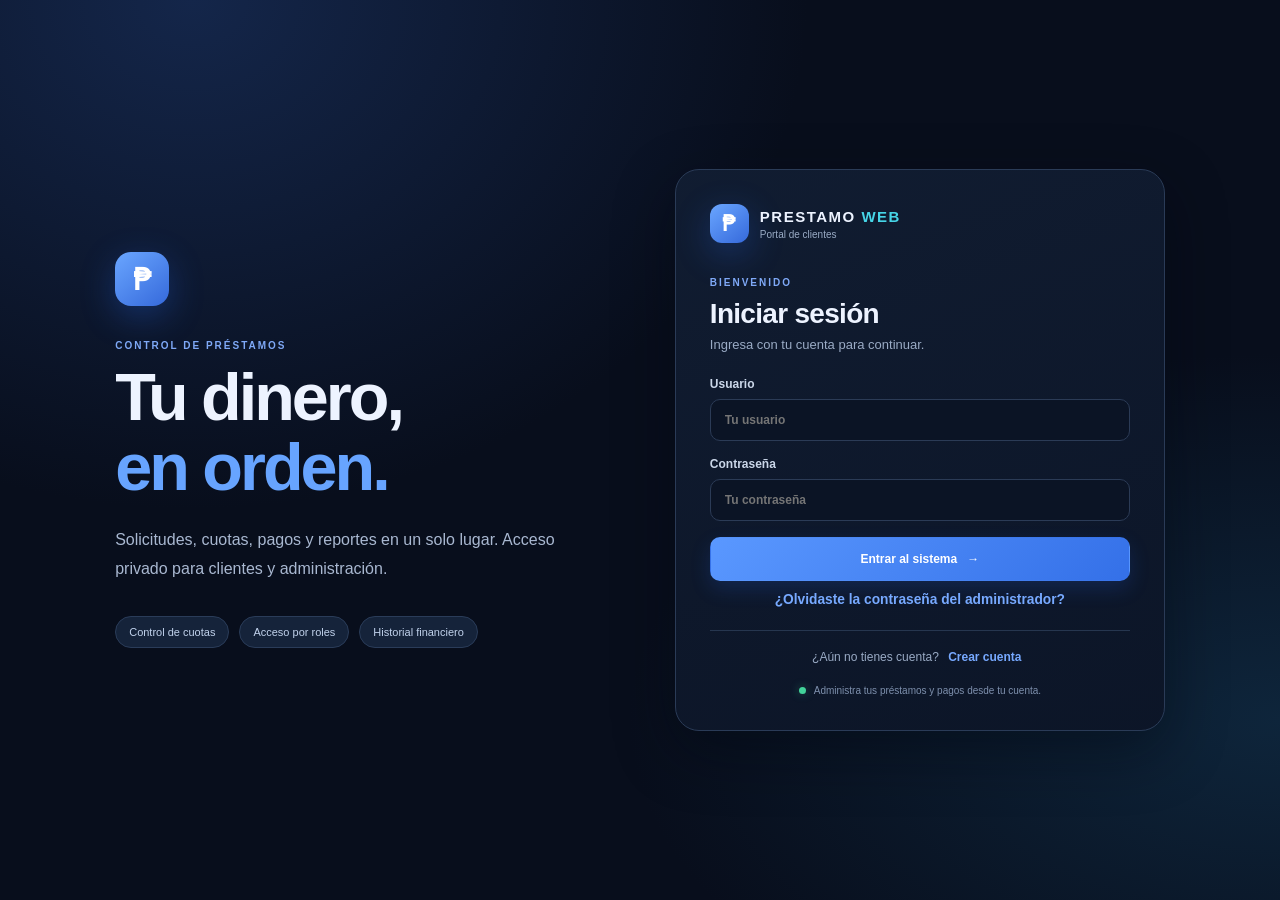
<file: index.html>
<!doctype html>
<html lang="es">
<head>
<meta charset="utf-8"><meta name="viewport" content="width=device-width,initial-scale=1">
<meta name="theme-color" content="#0a1020"><title>PRESTAMO WEB</title>
<link rel="stylesheet" href="./css/base.css">
<link rel="stylesheet" href="./css/layout.css">
<link rel="stylesheet" href="./css/components.css">
<link rel="stylesheet" href="./css/forms.css">
<link rel="stylesheet" href="./css/responsive.css">
</head>
<body>
<div id="toast" class="toast" role="status"></div>
<section id="authScreen" class="auth-screen">
  <div class="auth-visual"><div class="brand-mark">₱</div><p class="eyebrow">CONTROL DE PRÉSTAMOS</p><h1>Tu dinero,<br><span>en orden.</span></h1><p class="auth-copy">Solicitudes, cuotas, pagos y reportes en un solo lugar. Acceso privado para clientes y administración.</p><div class="auth-pills"><span>Control de cuotas</span><span>Acceso por roles</span><span>Historial financiero</span></div></div>
  <div class="auth-card">
    <div class="brand-small"><div class="brand-mark mini">₱</div><div><b>PRESTAMO <span>WEB</span></b><small>Portal de clientes</small></div></div>
    <div id="authHeading"><p class="eyebrow">BIENVENIDO</p><h2>Iniciar sesión</h2><p class="muted">Ingresa con tu cuenta para continuar.</p></div>
    <form id="loginForm" class="auth-form">
      <label>Usuario<input name="usuario" autocomplete="username" required placeholder="Tu usuario"></label>
      <label>Contraseña<input name="password" type="password" autocomplete="current-password" required placeholder="Tu contraseña"></label>
      <button class="btn primary full" type="submit">Entrar al sistema <span>→</span></button>
    </form>
    <div class="auth-recovery-link"><button id="showRecovery" class="link-btn" type="button">¿Olvidaste la contraseña del administrador?</button></div>
    <form id="recoverForm" class="auth-form hidden">
      <p class="muted">Restablecimiento de contraseña para la cuenta del administrador.</p>
      <label>Usuario administrador<input name="usuario" required autocomplete="username" placeholder="Edwin"></label>
      <label>Nueva contraseña<input name="nueva" type="password" minlength="3" maxlength="10" required autocomplete="new-password" placeholder="De 3 a 10 caracteres"></label>
      <label>Confirmar contraseña<input name="confirmar" type="password" minlength="3" maxlength="10" required autocomplete="new-password"></label>
      <button class="btn primary full" type="submit">Restablecer contraseña</button>
      <button id="cancelRecovery" class="link-btn" type="button">Volver al inicio de sesión</button>
    </form>
    <form id="registerForm" class="auth-form hidden">
      <label>Nombre completo<input name="nombre" required minlength="2" placeholder="Nombre y apellidos"></label>
      <label>Usuario<input name="usuario" required minlength="3" maxlength="10" pattern="[A-Za-z0-9._-]+" autocomplete="username" placeholder="De 3 a 10 caracteres"></label>
      <label>Contraseña<input name="password" type="password" minlength="3" maxlength="10" autocomplete="new-password" required placeholder="De 3 a 10 caracteres"></label>
      <button class="btn primary full" type="submit">Crear cuenta de cliente <span>→</span></button>
    </form>
    <form id="setupForm" class="auth-form hidden">
      <label>Nombre del administrador<input name="nombre" required minlength="2"></label><label>Usuario<input name="usuario" required minlength="3" maxlength="10" pattern="[A-Za-z0-9._-]+"></label><label>Contraseña<input name="password" type="password" minlength="3" maxlength="10" required placeholder="De 3 a 10 caracteres"></label>
      <button class="btn primary full" type="submit">Crear administrador inicial</button>
    </form>
    <div class="auth-bottom"><span id="authToggleText">¿Aún no tienes cuenta?</span> <button id="authToggle" class="link-btn" type="button">Crear cuenta</button></div>
    <p class="security-note"><span class="dot"></span> Administra tus préstamos y pagos desde tu cuenta.</p>
  </div>
</section>
<div id="appShell" class="app-shell hidden">
  <aside class="sidebar" id="sidebar">
    <div class="brand-small side-brand"><div class="brand-mark mini">₱</div><div><b>PRESTAMO <span>WEB</span></b><small>Control financiero</small></div></div>
    <div class="side-label">MENÚ PRINCIPAL</div><nav id="nav" class="nav"></nav>
    <div class="sidebar-bottom"><div class="online"><span class="dot"></span> Sistema activo</div><div class="side-user"><div id="userAvatar" class="avatar">U</div><div class="user-mini"><b id="sideUserName">Usuario</b><small id="sideUserRole">Cliente</small></div><button id="logoutBtn" class="icon-btn" title="Cerrar sesión">↪</button></div></div>
  </aside>
  <main class="main-area">
    <header class="topbar"><button id="mobileMenu" class="icon-btn mobile-only" aria-label="Abrir menú">☰</button><div><p class="eyebrow" id="topEyebrow">PANEL GENERAL</p><h1 id="pageTitle">Resumen</h1></div><div class="top-actions"><button class="user-chip" id="profileShortcut"><span id="topAvatar" class="avatar small">U</span><span><b id="topUserName">Usuario</b><small id="topUserRole">Cliente</small></span><span>⌄</span></button></div></header>
    <div id="pageContent" class="page-content"></div>
    <footer class="footer">PRESTAMO WEB <span>•</span> Control de préstamos y pagos</footer>
  </main>
</div>
<div id="modalRoot"></div>
<script src="./js/initial-data.js"></script>
<script src="./js/database.js"></script>
<script src="./js/api.js"></script>
<script src="./js/core.js" defer></script>
<script src="./js/notifications.js" defer></script>
<script src="./js/dashboard.js" defer></script>
<script src="./js/records.js" defer></script>
<script src="./js/profile-loans.js" defer></script>
<script src="./js/actions.js" defer></script>
<script src="./js/events.js" defer></script>
</body></html>
</file>
<file: css/base.css>
:root{--bg:#080e1c;--panel:#101a2d;--panel2:#142139;--panel3:#192944;--line:#273751;--text:#edf3ff;--muted:#9aabc5;--dim:#70829f;--blue:#4f8cff;--blue2:#2563eb;--cyan:#46d5e7;--green:#42d39a;--amber:#f4bd5a;--red:#ff6b7e;--shadow:0 20px 60px #02061170;--radius:18px}

*{box-sizing:border-box}

html,body{margin:0;min-height:100%;font-family:Inter,Segoe UI,Arial,sans-serif;background:var(--bg);color:var(--text)}

body{background:radial-gradient(ellipse at 15% 0%,#14264a 0,transparent 40%),radial-gradient(ellipse at 100% 80%,#0e253b 0,transparent 36%),var(--bg)}

button{cursor:pointer}

.hidden{display:none!important}

.muted{color:var(--muted)}

.eyebrow{font-size:10px;font-weight:800;letter-spacing:2px;color:#7fa9f7;margin:0 0 10px}

.auth-copy{max-width:440px;line-height:1.8;color:#a9b8d1;font-size:16px}

.auth-pills{display:flex;flex-wrap:wrap;gap:10px;margin-top:32px}

.auth-pills span,.local-badge{font-size:11px;color:#c1d2ec;background:#15233a;border:1px solid #2a3c59;border-radius:999px;padding:9px 13px}

.link-btn{background:none;border:0;color:#77a9ff;font-weight:750;font-size:12px}

.auth-bottom{border-top:1px solid #26364f;margin-top:22px;padding-top:18px;text-align:center;font-size:12px;color:var(--muted)}

.side-brand{padding:0 10px 29px;margin-bottom:4px;border-bottom:1px solid #1e2d44}

.side-label{font-size:9px;font-weight:800;letter-spacing:1.7px;color:#637795;padding:12px 12px}

.online{display:flex;align-items:center;gap:8px;padding:12px 10px;color:#8da0bb;font-size:10px;border-top:1px solid #203047}

.side-user{display:flex;align-items:center;gap:9px;padding:12px 8px 0}

.user-mini{min-width:0;flex:1}

.user-mini b,.user-chip b{font-size:11px;display:block;white-space:nowrap;overflow:hidden;text-overflow:ellipsis;max-width:125px}

.user-mini small,.user-chip small{display:block;color:#7f91ad;font-size:10px;margin-top:3px;text-transform:capitalize}

.icon-btn{border:1px solid #2b3c57;background:#142139;color:#a9bddb;border-radius:9px;width:34px;height:34px;display:grid;place-items:center}

.icon-btn:hover{color:white;border-color:#4d78b8}

.top-actions{margin-left:auto;display:flex;align-items:center;gap:17px}

.user-chip{display:flex;align-items:center;gap:9px;background:none;border:0;color:var(--text);text-align:left}

.user-chip>span:last-child{color:#8395b0;margin-left:5px}

.mobile-only{display:none}

.welcome-actions{display:flex;gap:8px;flex-wrap:wrap}

.stat-top{display:flex;align-items:center;justify-content:space-between;color:#91a4c0;font-size:11px;gap:8px}

.stat-icon{width:33px;height:33px;border-radius:10px;display:grid;place-items:center;background:#1e365b;color:#7eafff;font-size:16px}

.stat-value{font-size:clamp(19px,2vw,28px);font-weight:800;letter-spacing:-.8px;margin-top:17px;overflow-wrap:anywhere}

.stat-foot{font-size:10px;color:#7488a6;margin-top:8px}

.section-title{display:flex;justify-content:space-between;align-items:center;gap:12px;margin:0 0 16px}

.section-title h2{font-size:18px;margin:0}

.section-title p{font-size:11px;color:var(--muted);margin:5px 0 0}

table{border-collapse:collapse;width:100%;min-width:650px;font-size:11px}

th{text-align:left;padding:12px 14px;color:#8ea5c6;font-size:9px;letter-spacing:.7px;text-transform:uppercase;background:#142139;white-space:nowrap}

td{padding:13px 14px;border-top:1px solid #213149;color:#cbd7e9;vertical-align:middle}

tbody tr:hover td{background:#16243a55}

.form-panel{max-width:850px}

.form-body{padding:22px;display:grid;gap:17px}

.detail-actions{display:flex;gap:8px;flex-wrap:wrap}

.detail-block{margin-top:17px}

.profile-hero{display:flex;align-items:center;gap:15px;padding:20px;border-bottom:1px solid #273851}

.profile-hero h3{margin:0 0 6px;font-size:16px}

.profile-hero p{margin:0;color:#8195b2;font-size:11px}

.report-bars{display:grid;gap:13px}

.small-note{font-size:10px;color:#7588a5;line-height:1.6}

.mobile-nav-overlay{display:none}

.backup-card{background:linear-gradient(145deg,rgba(18,38,58,.96),rgba(12,27,43,.98));border-color:#203b55}

.backup-reset-row{align-items:end;grid-template-columns:minmax(220px,1fr) auto}

.backup-reset-action{display:flex;align-items:end;padding-bottom:1px}

.backup-tips{padding:16px 20px}

.backup-tips h3{margin:0 0 8px}

.backup-tips ul{margin:0;padding-left:20px;color:var(--muted,#8ca4bf);line-height:1.8;font-size:13px}

.small-note{font-size:12px;color:var(--muted,#8ca4bf);margin:0 0 12px}
</file>
<file: css/layout.css>
.auth-screen{min-height:100vh;display:grid;grid-template-columns:minmax(0,1fr) minmax(380px,490px);gap:7vw;align-items:center;max-width:1440px;margin:auto;padding:5vw 9vw}

.auth-visual{max-width:570px}

.auth-visual h1{font-size:clamp(44px,5.2vw,74px);letter-spacing:-3px;line-height:1.04;margin:12px 0 24px}

.auth-visual h1 span{color:#67a4ff}

.auth-card{background:linear-gradient(160deg,#111d32f5,#0c1527f7);border:1px solid #2a3b57;border-radius:24px;padding:34px;box-shadow:var(--shadow);width:100%}

.auth-card h2{font-size:28px;letter-spacing:-.7px;margin:0 0 7px}

.auth-card .muted{font-size:13px;margin:0 0 25px}

.app-shell{min-height:100vh}

.sidebar{position:fixed;left:0;top:0;bottom:0;width:252px;background:linear-gradient(180deg,#0d172a,#091120);border-right:1px solid #23334d;padding:25px 15px 16px;display:flex;flex-direction:column;z-index:20}

.sidebar-bottom{margin-top:auto}

.main-area{margin-left:252px;min-height:100vh;display:flex;flex-direction:column}

.topbar{height:92px;padding:20px 32px;border-bottom:1px solid #1e2d43;background:#0a1323c9;display:flex;align-items:center;gap:15px;position:sticky;top:0;z-index:10;backdrop-filter:blur(18px)}

.topbar h1{margin:0;font-size:23px;letter-spacing:-.6px}

.topbar .eyebrow{font-size:9px;margin-bottom:6px}

.page-content{padding:27px 32px 38px;max-width:1600px;width:100%;margin:0 auto;flex:1}

.footer{padding:16px 32px;color:#61738f;font-size:9px;letter-spacing:1.4px;border-top:1px solid #1b2940}

.footer span{color:#4c8cff;margin:0 5px}

.welcome-row{display:flex;align-items:center;justify-content:space-between;gap:18px;margin-bottom:23px}

.welcome-row h2{font-size:22px;margin:0 0 7px}

.welcome-row p{color:var(--muted);font-size:12px;margin:0}

.stats-grid{display:grid;grid-template-columns:repeat(4,minmax(0,1fr));gap:15px;margin-bottom:23px}

.layout-grid{display:grid;grid-template-columns:minmax(0,1.45fr) minmax(290px,1fr);gap:17px;align-items:start}

.loan-summary{display:grid;grid-template-columns:repeat(4,minmax(0,1fr));gap:10px;margin-bottom:17px}

.profile-grid{display:grid;grid-template-columns:minmax(0,1.1fr) minmax(280px,.9fr);gap:17px;align-items:start}

/* Copias de seguridad: diseño compacto inspirado en el panel de referencia */
.backup-grid{display:grid;grid-template-columns:repeat(2,minmax(0,1fr));gap:14px;align-items:start}

.profile-grid-premium{grid-template-columns:minmax(0,1.08fr) minmax(280px,.92fr)}
</file>
<file: css/components.css>
.brand-mark{width:54px;height:54px;border-radius:16px;display:grid;place-items:center;font-size:30px;font-weight:900;background:linear-gradient(140deg,#6aa6ff,#3569db);box-shadow:0 10px 35px #2766e555;color:white;margin-bottom:34px}

.brand-small{display:flex;align-items:center;gap:11px;margin-bottom:34px}

.brand-mark.mini{width:39px;height:39px;margin:0;border-radius:12px;font-size:22px}

.brand-small b{display:block;font-size:15px;letter-spacing:1.5px}

.brand-small b span{color:var(--cyan)}

.brand-small small{display:block;font-size:10px;color:var(--muted);margin-top:4px}

.btn{border:1px solid transparent;border-radius:10px;padding:11px 15px;font-size:12px;font-weight:750;display:inline-flex;align-items:center;justify-content:center;gap:10px;transition:.15s}

.btn:hover{transform:translateY(-1px);filter:brightness(1.08)}

.btn.primary{background:linear-gradient(135deg,#5a98ff,#3470e8);color:white;box-shadow:0 8px 20px #2563eb30}

.btn.secondary{background:#1b2a43;border-color:#30425f;color:#dbe8fc}

.btn.success{background:#123c35;color:#75edbd;border-color:#236b59}

.btn.danger{background:#3c1d2a;color:#ff9baa;border-color:#6b2e40}

.btn.warning{background:#3c301b;color:#ffd47f;border-color:#67502b}

.btn.ghost{background:transparent;color:#bdcbe0;border-color:#33445e}

.btn.full{width:100%;padding:14px}

.security-note{margin:20px 0 0;text-align:center;color:#7e90ad;font-size:10px}

.dot{width:7px;height:7px;background:var(--green);border-radius:50%;display:inline-block;box-shadow:0 0 10px #42d39a66}

.security-note .dot{margin-right:6px}

.nav{display:grid;gap:5px}

.nav button{display:flex;align-items:center;gap:12px;text-align:left;padding:12px 13px;border:1px solid transparent;background:transparent;color:#9eafc9;border-radius:10px;font-size:12px;font-weight:650}

.nav button .nav-icon{width:20px;text-align:center;font-size:16px}

.nav button:hover{background:#14223a;color:#eaf1ff}

.nav button.active{background:linear-gradient(90deg,#1b3a67,#152744);color:#fff;border-color:#2a4e7e;box-shadow:inset 3px 0 #5795ff}

.avatar{width:34px;height:34px;border-radius:11px;background:linear-gradient(145deg,#3979e9,#54c7db);display:grid;place-items:center;font-weight:800;font-size:12px;color:white;flex-shrink:0}

.avatar.small{width:31px;height:31px;border-radius:10px}

.stat-card{background:linear-gradient(145deg,#14223a,#101a2c);border:1px solid #283a55;border-radius:15px;padding:18px;min-width:0;position:relative;overflow:hidden}

.stat-card:after{content:'';position:absolute;width:85px;height:85px;right:-30px;top:-35px;border-radius:50%;background:var(--glow,#4f8cff);opacity:.1;filter:blur(2px)}

.panel{background:linear-gradient(145deg,#111d31,#0f192b);border:1px solid #273851;border-radius:15px;min-width:0;overflow:hidden}

.panel-head{padding:17px 19px;border-bottom:1px solid #23334b;display:flex;align-items:center;justify-content:space-between;gap:12px}

.panel-head h3{font-size:13px;margin:0}

.panel-head p{font-size:10px;color:#8295b2;margin:5px 0 0}

.panel-body{padding:18px}

.table-wrap{overflow:auto;width:100%}

.table-actions{display:flex;gap:6px;flex-wrap:wrap}

.table-actions .btn{padding:7px 9px;font-size:10px}

.status{display:inline-flex;align-items:center;gap:5px;border-radius:999px;padding:6px 9px;font-size:9px;font-weight:800;white-space:nowrap}

.status.pendiente{color:#ffd477;background:#3b301b;border:1px solid #5b4929}

.status.aprobada,.status.activo,.status.pagada{color:#73e9b5;background:#12392f;border:1px solid #215e4d}

.status.rechazada,.status.vencida{color:#ff9baa;background:#3d1c29;border:1px solid #6b2d3f}

.status.liquidada{color:#8da0bb;background:#1a2435;border:1px solid #344258}

.status.parcial{color:#91bdff;background:#1a2f4f;border:1px solid #304f7c}

.empty{padding:35px 18px;text-align:center;color:#8092ae;font-size:12px}

.empty .empty-icon{font-size:28px;margin-bottom:10px}

.empty b{display:block;color:#c7d5e9;font-size:13px;margin-bottom:6px}

.callout{padding:13px 15px;border-radius:10px;border:1px solid #2c4b76;background:#142a48;color:#a9c8f8;font-size:11px;line-height:1.6}

.mini-stat{padding:13px;background:#142139;border:1px solid #283a55;border-radius:11px}

.mini-stat small{display:block;color:#8195b2;font-size:9px;margin-bottom:8px}

.mini-stat b{font-size:15px;overflow-wrap:anywhere}

.detail-block .panel-head{padding:14px 16px}

.detail-block .panel-body{padding:0}

.profile-hero .avatar{width:52px;height:52px;border-radius:16px;font-size:18px}

.bar-row{display:grid;grid-template-columns:70px 1fr auto;align-items:center;gap:10px;font-size:10px;color:#9eafc9}

.bar-track{height:8px;background:#202f48;border-radius:99px;overflow:hidden}

.bar-track span{height:100%;display:block;background:linear-gradient(90deg,#3d79eb,#54cce0);border-radius:99px}

.toast{position:fixed;right:22px;top:20px;z-index:1000;max-width:360px;padding:14px 18px;background:#132b2b;border:1px solid #2a6c5a;color:#a2f2d0;border-radius:12px;box-shadow:var(--shadow);font-size:12px;transform:translateY(-15px);opacity:0;pointer-events:none;transition:.22s}

.toast.show{transform:translateY(0);opacity:1}

.toast.error{background:#351d2a;border-color:#763448;color:#ffb1bd}

.modal-backdrop{position:fixed;inset:0;background:#020611b8;z-index:500;display:grid;place-items:center;padding:18px;backdrop-filter:blur(5px)}

.modal{width:min(950px,100%);max-height:90vh;overflow:auto;background:#0f1a2d;border:1px solid #31435f;border-radius:18px;box-shadow:var(--shadow)}

.modal-head{position:sticky;top:0;background:#101c30;padding:17px 20px;border-bottom:1px solid #2a3a54;display:flex;align-items:center;justify-content:space-between;z-index:2}

.modal-head h2{font-size:16px;margin:0}

.modal-body{padding:20px}

.modal-close{background:none;color:#8ea3c1;border:0;font-size:24px}

/* Centro de notificaciones */
.notification-list{display:grid}

.notification-item{display:flex;align-items:flex-start;gap:14px;padding:18px 20px;border-bottom:1px solid #23334b}

.notification-item:last-child{border-bottom:0}

.notification-symbol{width:38px;height:38px;flex:0 0 38px;border-radius:12px;display:grid;place-items:center;background:#1b3457;border:1px solid #2b4d7c;color:#8bb8ff;font-weight:900}

.notification-copy{min-width:0;flex:1}

.notification-meta{display:flex;align-items:center;gap:12px;flex-wrap:wrap;color:#8ea5c6;font-size:10px}

.notification-meta time{color:#6f83a2}

.notification-copy h3{font-size:13px;margin:7px 0;color:#e6efff}

.notification-copy p{font-size:11px;line-height:1.65;color:#9eafc9;margin:0 0 12px;overflow-wrap:anywhere}

.notification-delete{align-self:center;white-space:nowrap}

.notification-item .btn.ghost{padding:7px 10px;font-size:10px}

.backup-card .panel-head{padding:16px 18px 12px}

.backup-card .panel-body{padding:15px 18px 18px}

.backup-card .panel-head h3{font-size:15px}

.backup-card .panel-head p{margin-top:5px}

.backup-danger .panel-head{padding:14px 18px 10px}

.backup-danger .panel-body{padding:12px 18px 16px}


/* PRESTAMO+ · componentes compactos premium */
.backup-unified{margin-bottom:14px}
.backup-actions-grid{display:grid;grid-template-columns:repeat(2,minmax(0,1fr));gap:12px}
.backup-action-card{display:grid;grid-template-columns:38px minmax(0,1fr);gap:8px 12px;align-items:center;padding:14px;background:#101d31;border:1px solid #293d5b;border-radius:13px;min-width:0}
.backup-action-icon{width:36px;height:36px;border-radius:11px;display:grid;place-items:center;background:#1b3457;border:1px solid #31517c;color:#9bc4ff;font-size:20px;font-weight:800}
.backup-action-copy{min-width:0}
.backup-action-copy h4{font-size:12px;margin:0 0 4px;color:#edf4ff}
.backup-action-copy p{font-size:10px;line-height:1.5;color:#91a5c2;margin:0}
.backup-action-card>.btn,.backup-action-card>.field{grid-column:2}
.backup-action-card>.btn{justify-self:start;padding:8px 12px}
.compact-file{font-size:10px}
.compact-file input{padding:8px;font-size:10px}
.backup-footnote{margin:12px 2px 0}
.backup-danger-compact{padding:14px 16px;border-color:#673247!important;background:linear-gradient(145deg,#211724,#151827)}
.backup-danger-copy{display:flex;align-items:center;gap:11px}
.backup-danger-icon{width:30px;height:30px;display:grid;place-items:center;border-radius:9px;background:#482334;color:#ff9baa;font-weight:900;flex:0 0 30px}
.backup-danger-copy h3{margin:0 0 4px;color:#ffb0bb;font-size:12px}
.backup-danger-copy p{margin:0;color:#aeb9ca;font-size:10px;line-height:1.45}
.backup-danger-form{display:flex;align-items:end;gap:10px;margin-top:12px}
.backup-danger-form .field{flex:1;margin:0}
.backup-danger-form .btn{flex:0 0 auto;padding:9px 13px}
.profile-grid-premium{gap:13px}
.profile-card{border-radius:14px}
.profile-card .profile-hero{padding:16px 18px;border-bottom:1px solid #263852;display:flex;align-items:center;gap:13px}
.profile-card .form-body{padding:15px 18px}
.profile-card .field{margin-bottom:11px}
.profile-security .panel-head{padding:14px 17px}
.profile-security .form-body{padding:14px 17px}
.profile-security .panel-body{padding:0 17px 15px}
.profile-security .callout{font-size:10px;padding:10px 12px}
.simulator-panel .panel-body{padding:18px}
.simulator-layout{display:grid;grid-template-columns:minmax(250px,.85fr) minmax(0,1.15fr);gap:18px;align-items:start}
.simulator-fields{display:grid;gap:12px}
.simulator-fields .field{margin:0}
.simulator-note{padding:11px 12px;border:1px solid #2b4262;background:#14243b;border-radius:10px;color:#9fb4d2;font-size:10px;line-height:1.55}
.simulator-results{display:grid;gap:12px}
.simulator-main-result{padding:20px;border-radius:14px;background:linear-gradient(135deg,#17365c,#14243e);border:1px solid #345987}
.simulator-main-result small{display:block;color:#a8c4e9;font-size:10px;margin-bottom:8px}
.simulator-main-result strong{display:block;color:#fff;font-size:clamp(24px,3vw,34px);letter-spacing:-.8px}
.simulator-result-grid{display:grid;grid-template-columns:repeat(2,minmax(0,1fr));gap:10px}
.simulator-result-grid .mini-stat{padding:12px}
.simulator-result-grid .mini-stat b{font-size:14px}


/* Perfil PRESTAMO WEB · identidad financiera */
.profile-cover{position:relative;min-height:142px;overflow:hidden;display:flex;align-items:center;padding:22px 26px;margin-bottom:15px;border:1px solid #2b4568;border-radius:17px;background:linear-gradient(110deg,#132b49 0%,#101d32 58%,#10192b 100%)}
.profile-cover:before{content:"";position:absolute;inset:0;background-image:linear-gradient(90deg,rgba(12,22,39,.04),rgba(12,22,39,.15)),url("../assets/perfil-financiero.svg");background-repeat:no-repeat;background-position:right center;background-size:auto 100%;opacity:.9;pointer-events:none}
.profile-cover:after{content:"";position:absolute;left:0;top:0;bottom:0;width:4px;background:linear-gradient(#73b5ff,#3473cf)}
.profile-cover-content{position:relative;z-index:1}
.profile-brand-kicker{font-size:9px;letter-spacing:2px;font-weight:800;color:#8dbaff}
.profile-cover-content h2{font-size:23px;letter-spacing:-.5px;margin:7px 0 4px;color:#f2f7ff}
.profile-cover-content p{font-size:11px;color:#a7bad5;margin:0}
.profile-cover-seal{position:absolute;right:28px;top:50%;transform:translateY(-50%);width:55px;height:55px;border-radius:50%;display:grid;place-items:center;border:1px solid #6ca7e866;background:#18365a88;color:#9bc5ff;font-size:26px;font-weight:900;box-shadow:0 0 0 7px #7db7ff0d,0 0 28px #3473cf25}
.profile-role-mark{margin-left:auto;padding:6px 9px;border:1px solid #36577e;border-radius:7px;background:#162b47;color:#9fc5f7;font-size:8px;font-weight:900;letter-spacing:1px}
.profile-backups{margin-top:14px}
.profile-backups .panel-head{padding:13px 17px}
.profile-backups .panel-body{padding:13px 16px}
.profile-backup-grid{display:grid;grid-template-columns:repeat(2,minmax(0,1fr));gap:11px}
.profile-backup-option{min-width:0;display:grid;grid-template-columns:32px minmax(0,1fr);align-items:center;gap:7px 10px;padding:12px;background:#101d31;border:1px solid #2a3d59;border-radius:12px}
.profile-backup-symbol{width:30px;height:30px;display:grid;place-items:center;border-radius:9px;background:#1b3457;border:1px solid #31517c;color:#9bc4ff;font-size:17px;font-weight:900}
.profile-backup-option>div{min-width:0}
.profile-backup-option b{display:block;color:#edf4ff;font-size:11px}
.profile-backup-option small{display:block;color:#91a5c2;font-size:9px;line-height:1.45;margin-top:3px}
.profile-backup-option>.btn,.profile-backup-option>.field{grid-column:2}
.profile-backup-option>.btn{justify-self:start;padding:7px 10px;font-size:10px}
.profile-file-field{font-size:9px;margin:0}
.profile-file-field input{padding:7px;font-size:9px}
.profile-backups .small-note{margin:10px 1px 0;font-size:9px}
.profile-reset{margin-top:11px;padding:12px 15px;border-color:#633348!important;background:linear-gradient(120deg,#211824,#151827)}
.profile-reset-copy{display:flex;align-items:center;gap:10px}
.profile-reset-icon{width:27px;height:27px;display:grid;place-items:center;flex:0 0 27px;border-radius:8px;background:#482334;color:#ff9baa;font-weight:900}
.profile-reset-copy b{display:block;color:#ffb2bd;font-size:11px}
.profile-reset-copy small{display:block;color:#aeb9ca;font-size:9px;line-height:1.4;margin-top:3px}
.profile-reset-form{display:flex;align-items:end;gap:9px;margin-top:10px}
.profile-reset-form .field{flex:1;margin:0;font-size:9px}
.profile-reset-form .btn{padding:8px 11px;font-size:10px}


/* Perfil: nombre esencial, seguridad de cuenta y respaldos en una sola tarjeta */
.profile-security-status{display:flex;align-items:center;gap:9px;margin:0 17px;padding:11px 12px;border:1px solid #294665;border-radius:10px;background:#12243a}
.security-status-dot{width:8px;height:8px;flex:0 0 8px;border-radius:50%;background:#55d6a0;box-shadow:0 0 0 4px #55d6a01c}
.profile-security-status b{display:block;color:#edf5ff;font-size:10px}
.profile-security-status small{display:block;color:#9db1cc;font-size:9px;margin-top:3px}
.profile-security-user{margin-left:auto;color:#8fbaff;font-size:9px;font-weight:700}
.profile-security .form-body{padding-top:12px}
.profile-backup-grid{grid-template-columns:repeat(3,minmax(0,1fr));gap:9px}
.profile-backup-option{grid-template-columns:27px minmax(0,1fr);gap:7px;padding:10px;align-content:start}
.profile-backup-symbol{width:26px;height:26px;font-size:14px}
.profile-backup-option b{font-size:10px}
.profile-backup-option small{font-size:8px;line-height:1.4}
.profile-backup-option>.btn,.profile-backup-option>.field{grid-column:1 / -1}
.profile-backup-option>.btn{justify-self:stretch;text-align:center;padding:7px 8px;font-size:9px}
.profile-file-field{margin:0}
.profile-file-field input{width:100%;min-width:0;padding:6px;font-size:8px}
.profile-backup-danger{border-color:#623447;background:linear-gradient(145deg,#211824,#151827)}
.profile-backup-danger .profile-backup-symbol{background:#482334;border-color:#754052;color:#ffadba}
.profile-backup-danger b{color:#ffb8c2}
.profile-reset-form{grid-column:1 / -1;display:grid;gap:6px;margin:0}
.profile-reset-form .field{margin:0;font-size:8px}
.profile-reset-form .field input{padding:7px;font-size:9px}
.profile-reset-form .btn{width:100%;padding:7px 8px;font-size:9px}


/* Ajuste de distribución: perfil y seguridad en una tarjeta; exportar e importar agrupados */
.profile-main-card{display:grid;grid-template-columns:minmax(0,1fr);gap:0;overflow:hidden}
.profile-main-card>.profile-hero{padding:17px 18px 12px;border-bottom:1px solid #263b57}
.profile-name-form{padding:12px 18px 15px}
.profile-security-inline{border-top:1px solid #263b57;padding:0 18px 15px}
.profile-security-inline .panel-head{padding:14px 0 10px}
.profile-security-inline .profile-security-status{margin:0 0 12px}
.profile-password-form{padding:0;display:grid;grid-template-columns:repeat(2,minmax(0,1fr));gap:12px}
.profile-password-form .form-actions{grid-column:1/-1;margin-top:0}
.profile-password-form .field{margin:0}
.profile-backup-grid{grid-template-columns:minmax(0,1.5fr) minmax(230px,.8fr);align-items:stretch}
.profile-backup-combined{display:grid;grid-template-columns:repeat(2,minmax(0,1fr));gap:12px}
.profile-backup-action{display:grid;grid-template-columns:27px minmax(0,1fr);gap:7px;align-content:start;padding:10px;border:1px solid #29415f;border-radius:10px;background:#0d1a2d}
.profile-backup-action>.btn,.profile-backup-action>form{grid-column:1/-1}
.profile-backup-action b{display:block;color:#edf5ff;font-size:10px}
.profile-backup-action small{display:block;color:#9db1cc;font-size:8px;line-height:1.4;margin-top:3px}
.profile-restore-form{display:grid;gap:6px;margin:0}
.profile-restore-form .field{margin:0;font-size:8px}
.profile-restore-form input{width:100%;min-width:0;padding:6px;font-size:8px}
.profile-restore-form .btn{width:100%;padding:7px 8px;font-size:9px}
.profile-backup-combined>.profile-backup-action>.btn{width:100%;padding:7px 8px;font-size:9px}
@media(max-width:760px){
 .profile-password-form{grid-template-columns:minmax(0,1fr)}
 .profile-backup-grid{grid-template-columns:minmax(0,1fr)}
}
@media(max-width:520px){
 .profile-backup-combined{grid-template-columns:minmax(0,1fr)}
}


/* Perfil compacto: dos columnas dentro de una única tarjeta compartida */
.profile-account-card{display:grid;grid-template-columns:minmax(0,1.05fr) minmax(0,.95fr);gap:0;overflow:hidden;border-radius:14px}
.profile-account-info{min-width:0;border-right:1px solid #263b57}
.profile-account-info .profile-hero{padding:16px 18px 13px;border-bottom:1px solid #263b57;display:flex;align-items:center;gap:13px}
.profile-name-form{padding:12px 18px 14px}
.profile-name-form .field{margin:0}
.profile-name-form .form-actions{margin-top:10px}
.profile-account-security{min-width:0;padding:0 17px 14px}
.profile-account-security .panel-head{padding:14px 0 10px}
.profile-account-security .profile-security-status{margin:0 0 11px;padding:9px 10px}
.profile-password-form{padding:0;display:grid;grid-template-columns:minmax(0,1fr);gap:9px}
.profile-password-form .field{margin:0}
.profile-password-form .field input{padding:9px 10px}
.profile-password-form .form-actions{margin-top:1px}
.profile-backup-grid{display:grid;grid-template-columns:repeat(3,minmax(0,1fr));gap:10px;align-items:stretch}
.profile-backup-option{display:grid;grid-template-columns:27px minmax(0,1fr);gap:7px;align-content:start;padding:9px;border:1px solid #29415f;border-radius:10px;background:#0d1a2d;min-width:0}
.profile-backup-option b{font-size:10px}
.profile-backup-option small{font-size:8px;line-height:1.35}
.profile-backup-option>.btn,.profile-backup-option>.field,.profile-backup-option>form{grid-column:1/-1}
.profile-backup-option>.btn{width:100%;padding:7px 8px;font-size:9px}
.profile-file-field{margin:0;font-size:8px}
.profile-file-field input{width:100%;min-width:0;padding:6px;font-size:8px}
.profile-backup-danger{border-color:#623447;background:linear-gradient(145deg,#211824,#151827)}
.profile-backup-danger .profile-backup-symbol{background:#482334;border-color:#754052;color:#ffadba}
.profile-backup-danger b{color:#ffb8c2}
.profile-reset-form{grid-column:1/-1;display:grid;gap:6px;margin:0}
.profile-reset-form .field{margin:0;font-size:8px}
.profile-reset-form .field input{padding:7px;font-size:9px}
.profile-reset-form .btn{width:100%;padding:7px 8px;font-size:9px}
@media(max-width:760px){
 .profile-account-card{grid-template-columns:minmax(0,1fr)}
 .profile-account-info{border-right:0;border-bottom:1px solid #263b57}
 .profile-backup-grid{grid-template-columns:repeat(2,minmax(0,1fr))}
}
@media(max-width:520px){
 .profile-backup-grid{grid-template-columns:minmax(0,1fr)}
}


/* Distribución solicitada: seguridad dentro de la tarjeta de perfil;
   el centro de copias ocupa la antigua columna de seguridad. */
.profile-workspace{display:grid;grid-template-columns:minmax(0,1.08fr) minmax(280px,.92fr);gap:13px;align-items:start}
.profile-workspace>.panel{min-width:0}
.profile-account-card{display:block;overflow:hidden;border-radius:14px}
.profile-account-info{border:0}
.profile-account-info .profile-hero{padding:16px 18px 13px;border-bottom:1px solid #263b57}
.profile-name-form{padding:12px 18px 14px}
.profile-name-form .field{margin:0}
.profile-name-form .form-actions{margin-top:10px}
.profile-account-security{border-top:1px solid #263b57;padding:0 17px 15px;min-width:0}
.profile-account-security .panel-head{padding:14px 0 10px}
.profile-account-security .profile-security-status{margin:0 0 12px;padding:10px 11px}
.profile-password-form{padding:0;display:grid;grid-template-columns:minmax(0,1fr);gap:10px}
.profile-password-form .field{margin:0}
.profile-password-form .field input{padding:10px 11px}
.profile-password-form .form-actions{margin-top:1px}
.profile-backups .panel-body{padding:12px}
.profile-backup-stack{display:grid;grid-template-columns:minmax(0,1fr);gap:9px}
.profile-backup-stack>.profile-backup-option{display:grid;grid-template-columns:27px minmax(0,1fr);gap:7px;align-content:start;padding:10px;border:1px solid #29415f;border-radius:10px;background:#0d1a2d;min-width:0}
.profile-backup-stack .profile-backup-option b{font-size:10px}
.profile-backup-stack .profile-backup-option small{font-size:8px;line-height:1.35}
.profile-backup-stack .profile-backup-option>.btn,.profile-backup-stack .profile-backup-option>.field,.profile-backup-stack .profile-backup-option>form{grid-column:1/-1}
.profile-backup-stack .profile-backup-option>.btn{width:100%;padding:8px;font-size:9px}
.profile-backup-stack .profile-file-field{margin:0;font-size:8px}
.profile-backup-stack .profile-file-field input{width:100%;min-width:0;padding:7px;font-size:8px}
.profile-backup-stack .profile-backup-danger{border-color:#623447;background:linear-gradient(145deg,#211824,#151827)}
.profile-backup-stack .profile-backup-danger .profile-backup-symbol{background:#482334;border-color:#754052;color:#ffadba}
.profile-backup-stack .profile-backup-danger b{color:#ffb8c2}
.profile-backup-stack .profile-reset-form{grid-column:1/-1;display:grid;gap:6px;margin:0}
.profile-backup-stack .profile-reset-form .field{margin:0;font-size:8px}
.profile-backup-stack .profile-reset-form .field input{padding:7px;font-size:9px}
.profile-backup-stack .profile-reset-form .btn{width:100%;padding:8px;font-size:9px}
@media(max-width:760px){
 .profile-workspace{grid-template-columns:minmax(0,1fr)}
}


/* Formulario único de perfil y seguridad, con acción conjunta */
.profile-workspace{width:100%;max-width:1120px;margin:0 auto;grid-template-columns:repeat(2,minmax(0,1fr));gap:12px}
.profile-account-card{min-width:0}
.profile-unified-form{display:block}
.profile-name-section{padding:12px 18px 5px}
.profile-name-section .field{margin:0}
.profile-account-security{border-top:1px solid #263b57;padding:0 17px 12px}
.profile-account-security .panel-head{padding:12px 0 9px}
.profile-account-security .profile-security-status{margin:0 0 9px;padding:8px 10px}
.profile-password-form{padding:0;display:grid;grid-template-columns:minmax(0,1fr);gap:8px}
.profile-password-form .field{margin:0}
.profile-password-form .field input{padding:8px 10px}
.profile-password-form .field small{font-size:8px}
.profile-unified-actions{padding:0 17px 14px;display:flex;justify-content:flex-end}
.profile-unified-actions .btn{min-width:145px}
@media(max-width:760px){
 .profile-workspace{grid-template-columns:minmax(0,1fr);max-width:560px}
}


/* Perfil y centro de copias: columnas iguales, más estrechas y equilibradas */
.profile-workspace{width:100%;max-width:960px;margin:0 auto;grid-template-columns:repeat(2,minmax(0,1fr));gap:11px;align-items:start}
.profile-workspace>.panel{width:100%;min-width:0;max-width:none}
.profile-account-card,.profile-backups{box-sizing:border-box}
.profile-name-section{display:grid;gap:9px;padding:10px 16px 4px}
.profile-name-section .field{margin:0}
.profile-name-section .field small{display:block;font-size:8px;line-height:1.35;margin-top:4px}
.profile-unified-actions{padding:0 16px 12px}
.profile-account-info .profile-hero{padding:13px 16px 11px}
.profile-account-security{padding:0 15px 12px}
.profile-account-security .panel-head{padding:11px 0 8px}
.profile-account-security .profile-security-status{margin-bottom:8px}
.profile-password-form .field input{padding:8px 9px}
.profile-backups .panel-head{padding:12px 14px}
.profile-backups .panel-body{padding:10px}
.profile-backup-stack{gap:8px}
.profile-backup-stack>.profile-backup-option{padding:8px;gap:6px}
@media(max-width:760px){
 .profile-workspace{max-width:560px;grid-template-columns:minmax(0,1fr)}
}


/* Campos y acciones más compactos; tarjetas gemelas en alto y ancho */
.profile-workspace{
  max-width:960px;
  grid-template-columns:repeat(2,minmax(0,1fr));
  align-items:stretch;
  gap:12px;
}
.profile-workspace>.panel{
  height:100%;
  min-height:0;
}
.profile-account-card,
.profile-backups{
  min-height:100%;
}
.profile-name-section .field input,
.profile-password-form .field input{
  width:100%;
  max-width:340px;
}
.profile-name-section .field input,
.profile-password-form .field input{
  box-sizing:border-box;
}
.profile-unified-actions{
  justify-content:flex-start;
}
.profile-unified-actions .btn{
  width:auto;
  min-width:138px;
  max-width:165px;
  padding:9px 16px;
}
.profile-backup-stack .profile-backup-option>.btn{
  width:auto;
  min-width:132px;
  max-width:180px;
  justify-self:start;
  padding:8px 13px;
}
.profile-backup-stack .profile-file-field input{
  width:100%;
  max-width:300px;
}
.profile-backup-stack .profile-reset-form .field input{
  width:100%;
  max-width:260px;
}
.profile-backup-stack .profile-reset-form .btn{
  width:auto;
  min-width:132px;
  max-width:180px;
  justify-self:start;
}
.profile-backup-stack .profile-backup-option{
  grid-template-columns:27px minmax(0,1fr);
}
@media(max-width:760px){
  .profile-workspace{grid-template-columns:minmax(0,1fr);align-items:stretch}
  .profile-workspace>.panel{height:auto}
}


/* Ajuste final de límites: conjunto más estrecho, tarjetas gemelas y acción al pie */
.profile-workspace{
  width:100%;
  max-width:840px;
  margin:0 auto;
  display:grid;
  grid-template-columns:repeat(2,minmax(0,1fr));
  gap:12px;
  align-items:stretch;
}
.profile-workspace>.panel{
  width:100%;
  min-width:0;
  margin:0;
  box-sizing:border-box;
  align-self:stretch;
}
.profile-account-card,
.profile-backups{
  height:100%;
  min-height:0;
}
.profile-account-card{
  display:flex;
  flex-direction:column;
}
.profile-account-card>.profile-unified-form{
  display:flex;
  flex:1;
  flex-direction:column;
}
.profile-account-card .profile-unified-actions{
  margin-top:auto;
  padding:8px 16px 12px;
  justify-content:flex-start;
}
.profile-account-card .profile-unified-actions .btn{
  margin:0;
  width:auto;
  min-width:138px;
  max-width:165px;
}
.profile-backups{
  display:flex;
  flex-direction:column;
}
.profile-backups>.panel-body{
  flex:1;
}
@media(max-width:760px){
  .profile-workspace{
    max-width:520px;
    grid-template-columns:minmax(0,1fr);
  }
  .profile-workspace>.panel{
    height:auto;
  }
}


/* Botón integrado junto al campo de nueva contraseña para compactar el perfil */
.profile-password-submit-row{
  display:grid;
  grid-template-columns:minmax(0,1fr) auto;
  align-items:end;
  gap:9px;
}
.profile-password-submit-row .field{margin:0;min-width:0}
.profile-password-submit-row .field input{max-width:100%}
.profile-password-submit-row .btn{
  width:auto;
  min-width:132px;
  max-width:150px;
  padding:9px 12px;
  margin:0 0 1px;
  white-space:nowrap;
}
.profile-account-card>.profile-unified-form{flex:1}
.profile-workspace{align-items:stretch}
.profile-workspace>.panel{align-self:stretch}
@media(max-width:480px){
 .profile-password-submit-row{grid-template-columns:minmax(0,1fr)}
 .profile-password-submit-row .btn{justify-self:start}
}


/* Tres columnas en una misma línea: contraseña actual, nueva y acción */
.profile-password-inline{
  display:grid;
  grid-template-columns:minmax(0,1fr) minmax(0,1fr) auto;
  align-items:end;
  gap:9px;
}
.profile-password-inline .field{
  margin:0;
  min-width:0;
}
.profile-password-inline .field input{
  width:100%;
  max-width:none;
  box-sizing:border-box;
  padding:8px 9px;
}
.profile-password-inline .field small{
  display:block;
  font-size:8px;
  line-height:1.25;
  margin-top:4px;
}
.profile-password-inline>.btn{
  width:auto;
  min-width:126px;
  max-width:145px;
  padding:9px 10px;
  margin:0 0 1px;
  white-space:nowrap;
}
.profile-password-submit-row{display:contents}
@media(max-width:480px){
  .profile-password-inline{grid-template-columns:minmax(0,1fr)!important}
  .profile-password-inline>.btn{justify-self:start}
}


/* Orden horizontal explícito y estable de los tres controles */
.profile-password-inline{
  display:grid !important;
  grid-template-columns:minmax(0,1fr) minmax(0,1fr) auto !important;
  grid-template-areas:"actual nueva actualizar";
  align-items:end;
}
.profile-password-inline>.field:nth-child(1){grid-area:actual}
.profile-password-inline>.field:nth-child(2){grid-area:nueva}
.profile-password-inline>.btn{grid-area:actualizar;align-self:end}
.profile-password-inline>.field input{min-width:0}
@media(max-width:480px){
  .profile-password-inline{
    grid-template-columns:minmax(0,1fr) !important;
    grid-template-areas:"actual" "nueva" "actualizar";
  }
}


/* Corrección de alineación: cada etiqueta conserva su input debajo,
   y los tres elementos ocupan columnas consecutivas en una sola fila. */
.profile-password-inline{
  display:grid !important;
  grid-template-columns:minmax(0,1fr) minmax(0,1fr) minmax(126px,.82fr) !important;
  grid-template-areas:none !important;
  grid-auto-flow:row;
  align-items:end !important;
  gap:9px !important;
}
.profile-password-inline>.field:nth-child(1),
.profile-password-inline>.field:nth-child(2){
  display:flex !important;
  flex-direction:column !important;
  align-items:stretch !important;
  justify-content:flex-end;
  gap:7px !important;
  grid-area:auto !important;
  grid-row:1;
  min-width:0;
  width:100%;
  margin:0 !important;
}
.profile-password-inline>.field:nth-child(1){grid-column:1}
.profile-password-inline>.field:nth-child(2){grid-column:2}
.profile-password-inline>.field input{
  display:block;
  width:100% !important;
  max-width:none !important;
  min-width:0;
  height:36px;
  box-sizing:border-box;
  margin:0;
}
.profile-password-inline>.btn{
  grid-column:3;
  grid-row:1;
  align-self:end !important;
  justify-self:stretch;
  width:100% !important;
  min-width:0 !important;
  max-width:none !important;
  height:36px;
  box-sizing:border-box;
  margin:0 0 1px !important;
  padding:0 8px !important;
  white-space:nowrap;
}
.profile-password-inline>.field small{
  min-height:20px;
  display:block;
  margin-top:2px;
}
@media(max-width:480px){
 .profile-password-inline{grid-template-columns:minmax(0,1fr) !important;gap:10px !important}
 .profile-password-inline>.field:nth-child(1),
 .profile-password-inline>.field:nth-child(2),
 .profile-password-inline>.btn{grid-column:1;grid-row:auto}
 .profile-password-inline>.btn{justify-self:start;width:auto !important;min-width:140px !important}
}


/* Perfil: nombre y usuario en paralelo */
.profile-name-section{
  display:grid !important;
  grid-template-columns:minmax(0,1fr) minmax(0,1fr);
  align-items:start;
  gap:10px;
}
.profile-name-section>.field{
  min-width:0;
  margin:0;
}
.profile-name-section>.field input{
  width:100%;
  max-width:none;
  min-width:0;
  box-sizing:border-box;
}
.profile-name-section>.field small{
  display:block;
  min-height:22px;
  margin-top:4px;
  font-size:8px;
  line-height:1.35;
}
.profile-password-inline{
  grid-template-columns:minmax(0,1fr) minmax(0,1fr) minmax(126px,.82fr) !important;
  align-items:end !important;
}
.profile-password-inline>.field:nth-child(1),
.profile-password-inline>.field:nth-child(2){
  align-self:end;
}
.profile-password-inline>.btn{
  align-self:end !important;
  margin-bottom:1px !important;
}

/* Zona de peligro: confirmación a la izquierda y acción a la derecha,
   centrada verticalmente con el campo y ligeramente elevada. */
.profile-backup-stack .profile-reset-form{
  display:grid !important;
  grid-template-columns:minmax(0,1fr) auto;
  align-items:center;
  gap:9px;
  margin-top:7px;
}
.profile-backup-stack .profile-reset-form .field{
  grid-column:1;
  margin:0;
  min-width:0;
}
.profile-backup-stack .profile-reset-form .field input{
  width:100%;
  max-width:none;
  min-width:0;
  box-sizing:border-box;
}
.profile-backup-stack .profile-reset-form .btn{
  grid-column:2;
  grid-row:1;
  align-self:center;
  justify-self:end;
  width:auto;
  min-width:118px;
  max-width:145px;
  margin:0 0 5px;
  white-space:nowrap;
}
@media(max-width:480px){
 .profile-name-section{grid-template-columns:minmax(0,1fr)}
 .profile-name-section>.field small{min-height:0}
 .profile-backup-stack .profile-reset-form{grid-template-columns:minmax(0,1fr)}
 .profile-backup-stack .profile-reset-form .btn{grid-column:1;grid-row:auto;justify-self:start;margin:0}
}

/* Perfil actualizado: distribución coherente para administración y clientes */
#pageContent{container-type:inline-size}
.profile-workspace{width:100%;max-width:1080px;margin:0 auto;display:grid;grid-template-columns:repeat(2,minmax(0,1fr));gap:14px;align-items:stretch}
.profile-workspace-client{grid-template-columns:minmax(0,760px);justify-content:center}
.profile-workspace>.panel{min-width:0;height:100%;box-sizing:border-box}
.profile-account-card{display:flex;flex-direction:column;overflow:hidden;border-radius:14px;container-type:inline-size}
.profile-account-info{display:flex;flex:1;flex-direction:column;min-width:0;border:0}
.profile-account-info .profile-hero{padding:15px 17px 12px;border-bottom:1px solid #263b57;display:flex;align-items:center;gap:12px}
.profile-account-info .profile-hero .avatar{flex:0 0 48px;width:48px;height:48px}
.profile-unified-form{display:flex;flex:1;flex-direction:column;min-width:0}
.profile-name-section{display:grid;grid-template-columns:repeat(2,minmax(0,1fr));gap:11px;padding:13px 17px 12px}
.profile-name-section>.field{min-width:0;margin:0}
.profile-name-section>.field input{width:100%;min-width:0;box-sizing:border-box}
.profile-name-section>.field small{display:block;min-height:22px;margin-top:4px;font-size:8px;line-height:1.35}
.profile-account-security{min-width:0;margin-top:auto;padding:0 17px 15px;border-top:1px solid #263b57}
.profile-account-security .panel-head{padding:13px 0 10px}
.profile-account-security .profile-security-status{margin:0 0 12px;padding:9px 10px}
.profile-password-inline{display:grid!important;grid-template-columns:minmax(0,1fr) minmax(0,1fr) minmax(118px,.82fr)!important;gap:9px!important;align-items:start!important;padding:0}
.profile-password-inline>.field{display:grid!important;align-content:start;gap:6px!important;min-width:0;margin:0!important}
.profile-password-inline>.field input{width:100%!important;height:38px;min-width:0;max-width:none!important;box-sizing:border-box;padding:8px 9px}
.profile-password-inline>.field small{display:block;min-height:25px;margin:2px 0 0;font-size:8px;line-height:1.35}
.profile-password-inline>.btn{grid-column:3;align-self:start!important;justify-self:stretch;width:100%!important;min-width:0!important;height:38px;margin:21px 0 0!important;padding:0 8px!important;box-sizing:border-box;white-space:normal;font-size:10px;line-height:1.2}
.profile-backups{display:flex;flex-direction:column;min-width:0;height:100%;margin:0}
.profile-backups>.panel-head{flex:0 0 auto;padding:14px 16px}
.profile-backups>.panel-body{display:flex;flex:1;flex-direction:column;padding:13px 15px}
.profile-backup-stack{display:grid;gap:9px}
.profile-backup-stack>.profile-backup-option{display:grid;grid-template-columns:28px minmax(0,1fr);align-items:center;gap:7px 9px;min-width:0;padding:10px;border:1px solid #29415f;border-radius:10px;background:#0d1a2d;box-sizing:border-box}
.profile-backup-stack .profile-backup-symbol{width:27px;height:27px;display:grid;place-items:center;flex:0 0 27px;border-radius:8px}
.profile-backup-stack .profile-backup-option>div{min-width:0}
.profile-backup-stack .profile-backup-option b{font-size:10px}
.profile-backup-stack .profile-backup-option small{font-size:8px;line-height:1.4}
.profile-backup-stack .profile-backup-option>.btn,.profile-backup-stack .profile-backup-option>.field{grid-column:1/-1;min-width:0}
.profile-backup-stack .profile-backup-option>.btn{width:100%;min-height:36px;padding:8px 10px;font-size:9px;text-align:center}
.profile-backup-stack .profile-file-field{margin:0;font-size:8px}
.profile-backup-stack .profile-file-field input{width:100%;min-width:0;padding:7px;font-size:8px;box-sizing:border-box}
.profile-backup-stack .profile-reset-form{display:grid;grid-column:1/-1;grid-template-columns:minmax(0,1fr) auto;align-items:end;gap:9px;margin:0}
.profile-backup-stack .profile-reset-form .field{grid-column:1;min-width:0;margin:0;font-size:8px}
.profile-backup-stack .profile-reset-form .field input{width:100%;min-width:0;padding:8px;font-size:9px;box-sizing:border-box}
.profile-backup-stack .profile-reset-form .btn{grid-column:2;grid-row:1;align-self:end;width:auto;min-width:112px;min-height:36px;margin:0;padding:7px 10px;font-size:9px;white-space:normal}
.profile-backups .small-note{margin:11px 1px 0;font-size:9px;line-height:1.45}
@container (max-width: 430px){
 .profile-password-inline{grid-template-columns:repeat(2,minmax(0,1fr))!important}
 .profile-password-inline>.btn{grid-column:1/-1;justify-self:start;width:auto!important;min-width:145px!important;margin:0!important}
}
@container (max-width: 360px){
 .profile-name-section{grid-template-columns:minmax(0,1fr)}
 .profile-name-section>.field small{min-height:0}
 .profile-password-inline{grid-template-columns:minmax(0,1fr)!important}
 .profile-password-inline>.btn{grid-column:1}
}
@container (max-width: 680px){
 .profile-workspace-admin{grid-template-columns:minmax(0,1fr)}
}
@media(max-width:760px){
 .profile-workspace{grid-template-columns:minmax(0,1fr);max-width:620px}
 .profile-workspace-client{max-width:620px}
 .profile-account-security{padding-right:14px;padding-left:14px}
 .profile-backup-stack .profile-reset-form{grid-template-columns:minmax(0,1fr)}
 .profile-backup-stack .profile-reset-form .btn{grid-column:1;grid-row:auto;justify-self:start;min-width:145px}
}
</file>
<file: css/forms.css>
button,input,select,textarea{font:inherit}

button:focus-visible,input:focus-visible,select:focus-visible,textarea:focus-visible{outline:2px solid var(--cyan);outline-offset:2px}

.auth-form{display:grid;gap:16px}

.auth-form label,.field{display:grid;gap:8px;color:#cbd7e9;font-size:12px;font-weight:650}

.auth-form input,.field input,.field select,.field textarea,.auth-form select{width:100%;min-width:0;background:#0b1425;color:var(--text);border:1px solid #2b3b56;border-radius:10px;padding:13px 14px;outline:none}

.auth-form input:focus,.field input:focus,.field select:focus,.field textarea:focus{border-color:#568eff;box-shadow:0 0 0 3px #4f8cff20}

.form-grid{display:grid;grid-template-columns:1fr 1fr;gap:12px}

.fields-2{display:grid;grid-template-columns:1fr 1fr;gap:15px}

.field input,.field select,.field textarea{font-size:12px}

.field textarea{min-height:90px;resize:vertical}

.field small{color:#7488a6;font-weight:400;font-size:10px;line-height:1.5}

.form-actions{display:flex;gap:9px;justify-content:flex-end;padding-top:5px}

.backup-card .field input[type=file]{width:100%;max-width:100%;padding:10px}

.auth-recovery-link{display:flex;justify-content:center;margin:10px 0 2px}.auth-recovery-link .link-btn{font-size:.86rem}.auth-form #cancelRecovery{margin:4px auto 0;display:block}
</file>
<file: css/responsive.css>
@media(max-width:1150px){.stats-grid{grid-template-columns:repeat(2,minmax(0,1fr))}.layout-grid,.profile-grid{grid-template-columns:1fr}.loan-summary{grid-template-columns:repeat(2,minmax(0,1fr))}.auth-screen{padding:5vw;gap:4vw}}

@media(max-width:820px){.auth-screen{grid-template-columns:1fr;max-width:540px;padding:24px 18px;gap:25px}.auth-visual{display:none}.auth-card{padding:25px}.sidebar{transform:translateX(-105%);transition:transform .2s;box-shadow:var(--shadow)}.sidebar.open{transform:translateX(0)}.main-area{margin-left:0}.mobile-only{display:grid}.topbar{height:78px;padding:14px 17px}.topbar h1{font-size:20px}.top-actions{gap:8px}.local-badge{display:none}.user-chip{gap:5px}.user-chip>span:nth-child(2){display:none}.page-content{padding:20px 15px 28px}.footer{padding:15px}.welcome-row{align-items:flex-start;flex-direction:column}.welcome-actions{width:100%}.welcome-actions .btn{flex:1}.fields-2{grid-template-columns:1fr}.profile-grid{grid-template-columns:1fr}.form-grid{grid-template-columns:1fr}.form-grid:has(label:nth-child(2)){grid-template-columns:1fr 1fr}}

@media(max-width:480px){.auth-card{padding:22px 18px}.stats-grid{gap:9px}.stat-card{padding:13px}.stat-value{font-size:20px}.stat-top{font-size:10px}.stat-icon{width:29px;height:29px}.loan-summary{grid-template-columns:1fr 1fr}.panel-head{padding:14px}.panel-body{padding:13px}.topbar .eyebrow{font-size:8px}.topbar h1{font-size:18px}.form-grid:has(label:nth-child(2)){grid-template-columns:1fr}.modal-body{padding:14px}}

@media print{body.printing-loan #appShell{display:none!important}body.printing-loan #modalRoot{display:block!important}body{background:#080e1c!important;color:#edf3ff!important;-webkit-print-color-adjust:exact;print-color-adjust:exact}.sidebar,.topbar,.footer,.detail-actions,.no-print,.modal-head{display:none!important}.main-area{margin:0}.page-content{padding:0;max-width:none}.panel,.mini-stat,.stat-card,th,td{background-color:#101a2d!important;color:#edf3ff!important;border-color:#33445e!important}.modal-backdrop{position:static;background:transparent;padding:0}.modal{max-height:none;overflow:visible;box-shadow:none;border:0;width:100%}.modal-body{padding:0}.table-wrap{overflow:visible}table{min-width:0;font-size:9px}th,td{padding:7px 5px}tr{break-inside:avoid}.status{border:1px solid #60718a!important}}

@media(max-width:600px){.notification-item{padding:14px;gap:10px;flex-wrap:wrap}.notification-copy{flex-basis:calc(100% - 52px)}.notification-delete{margin-left:48px}.section-title:has([data-action="delete-all-notifications"]){align-items:flex-start;flex-direction:column}}

@media(max-width:760px){.backup-grid{grid-template-columns:1fr}.backup-reset-row{grid-template-columns:1fr}.backup-reset-action{padding-bottom:0}}

@media(max-width:760px){.backup-actions-grid,.simulator-layout{grid-template-columns:1fr}.backup-danger-form{align-items:stretch;flex-direction:column}.backup-danger-form .btn{width:100%}.profile-grid-premium{grid-template-columns:1fr}}

@media(max-width:760px){.profile-backup-grid{grid-template-columns:1fr}.profile-reset-form{align-items:stretch;flex-direction:column}.profile-reset-form .btn{width:100%}.profile-cover{min-height:125px;padding:18px}.profile-cover-seal{right:16px;width:44px;height:44px}.profile-role-mark{display:none}}


@media (max-width: 900px){
  .profile-backup-grid{grid-template-columns:repeat(2,minmax(0,1fr))}
}
@media (max-width: 620px){
  .profile-backup-grid{grid-template-columns:minmax(0,1fr)}
  .profile-security-status{margin:0 12px}
  .profile-security-user{font-size:8px}
}

@media(max-width:760px){.profile-workspace{grid-template-columns:1fr}.profile-account-security{padding-left:14px;padding-right:14px}}
</file>
